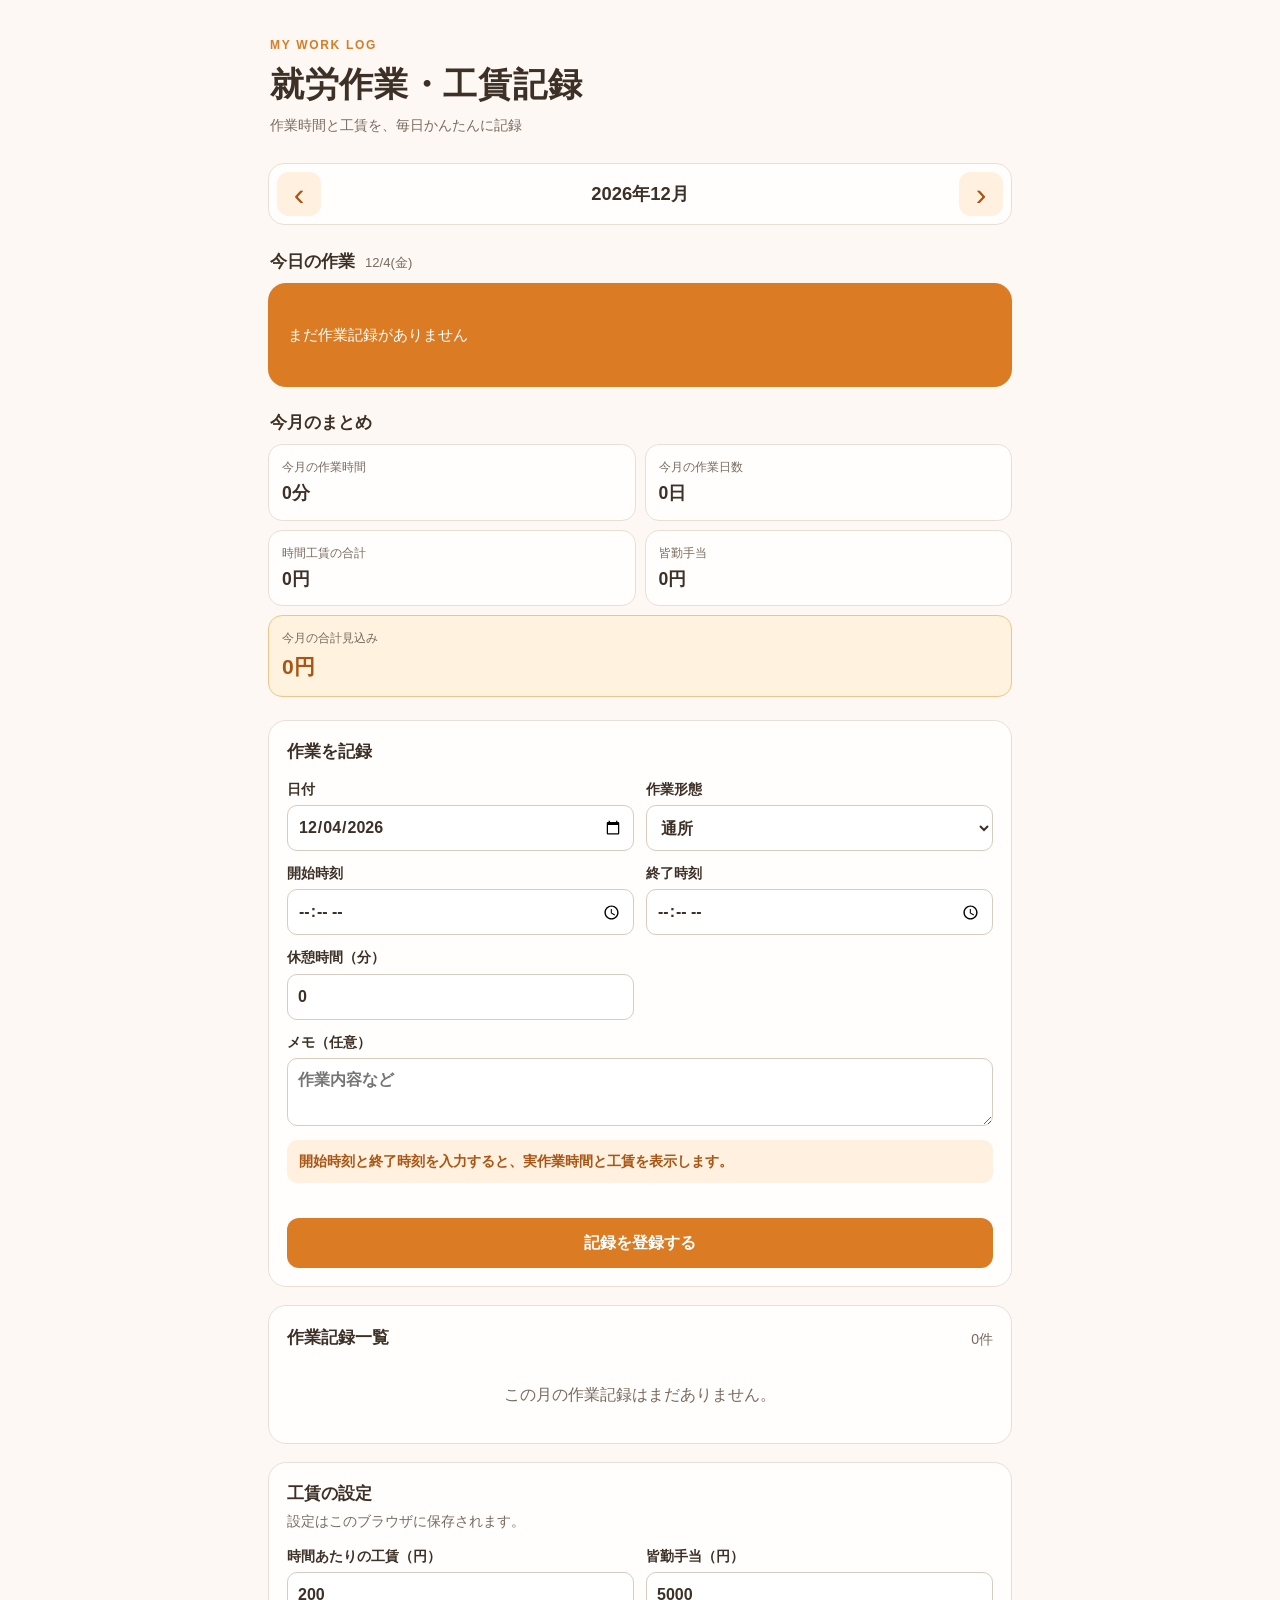
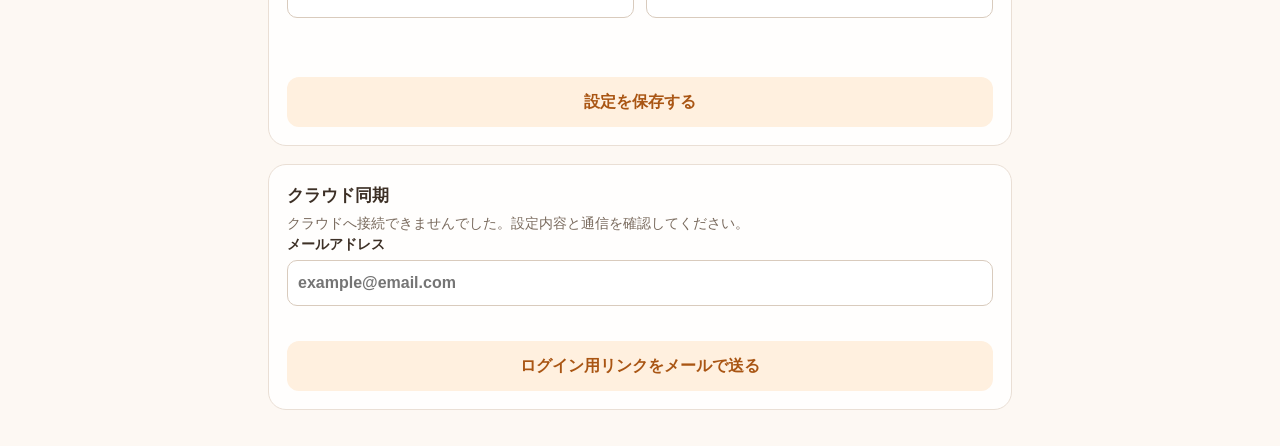
<file: index.html>
<!doctype html>
<html lang="ja">
  <head>
    <meta charset="UTF-8" />
    <meta name="viewport" content="width=device-width, initial-scale=1, viewport-fit=cover" />
    <meta name="theme-color" content="#f6f7f2" />
    <title>就労作業・工賃記録</title>
    <link rel="stylesheet" href="./styles.css" />
  </head>
  <body>
    <main class="app-shell">
      <header class="page-header">
        <p class="eyebrow">MY WORK LOG</p>
        <h1>就労作業・工賃記録</h1>
        <p class="subtle">作業時間と工賃を、毎日かんたんに記録</p>
      </header>

      <section class="month-nav" aria-label="表示する月を選ぶ">
        <button class="icon-button" id="previous-month" type="button" aria-label="前月">‹</button>
        <h2 id="month-title">----</h2>
        <button class="icon-button" id="next-month" type="button" aria-label="次月">›</button>
      </section>

      <section class="summary-section" aria-labelledby="today-heading">
        <div class="section-heading"><h2 id="today-heading">今日の作業</h2><span id="today-date"></span></div>
        <div class="today-card" id="today-summary"></div>
      </section>

      <section class="summary-section" aria-labelledby="month-heading">
        <div class="section-heading"><h2 id="month-heading">今月のまとめ</h2></div>
        <div class="stat-grid" id="month-summary"></div>
      </section>

      <section class="panel" aria-labelledby="form-heading">
        <div class="panel-title-row">
          <h2 id="form-heading">作業を記録</h2>
          <button class="text-button hidden" id="cancel-edit" type="button">編集をやめる</button>
        </div>
        <form id="record-form" novalidate>
          <div class="form-grid">
            <label>日付<input id="record-date" name="date" type="date" required /></label>
            <label>作業形態
              <select id="record-type" name="type" required>
                <option value="通所">通所</option><option value="在宅">在宅</option>
              </select>
            </label>
            <label>開始時刻<input id="start-time" name="startTime" type="time" required /></label>
            <label>終了時刻<input id="end-time" name="endTime" type="time" required /></label>
            <label>休憩時間（分）<input id="break-minutes" name="breakMinutes" type="number" inputmode="numeric" min="0" step="1" value="0" required /></label>
          </div>
          <label class="full-width">メモ（任意）<textarea id="record-memo" name="memo" rows="2" placeholder="作業内容など"></textarea></label>
          <div class="calculation-preview" id="calculation-preview">開始時刻と終了時刻を入力すると、実作業時間と工賃を表示します。</div>
          <p class="form-error" id="form-error" role="alert"></p>
          <button class="primary-button" id="save-record" type="submit">記録を登録する</button>
        </form>
      </section>

      <section class="panel" aria-labelledby="records-heading">
        <div class="panel-title-row"><h2 id="records-heading">作業記録一覧</h2><span class="subtle" id="record-count"></span></div>
        <div id="record-list" class="record-list"></div>
      </section>

      <section class="panel settings-panel" aria-labelledby="settings-heading">
        <h2 id="settings-heading">工賃の設定</h2>
        <p class="subtle">設定はこのブラウザに保存されます。</p>
        <form id="settings-form" class="settings-form" novalidate>
          <label>時間あたりの工賃（円）<input id="hourly-wage" name="hourlyWage" type="number" inputmode="numeric" min="0" step="1" required /></label>
          <label>皆勤手当（円）<input id="attendance-allowance" name="attendanceAllowance" type="number" inputmode="numeric" min="0" step="1" required /></label>
          <p class="form-error" id="settings-error" role="alert"></p>
          <button class="secondary-button" type="submit">設定を保存する</button>
        </form>
      </section>

      <section class="panel cloud-panel" aria-labelledby="cloud-heading">
        <h2 id="cloud-heading">クラウド同期</h2>
        <p class="subtle" id="cloud-status">クラウド同期はまだ設定されていません。</p>
        <form id="cloud-login-form" class="cloud-login-form hidden" novalidate>
          <label>メールアドレス<input id="cloud-email" type="email" inputmode="email" autocomplete="email" placeholder="example@email.com" required /></label>
          <p class="form-error" id="cloud-error" role="alert"></p>
          <button class="secondary-button" type="submit">ログイン用リンクをメールで送る</button>
        </form>
        <button class="text-button hidden" id="cloud-sign-out" type="button">クラウドからログアウト</button>
      </section>
    </main>
    <template id="record-template">
      <article class="record-card">
        <div class="record-main"><div class="record-top"><strong class="record-date"></strong><span class="type-badge"></span></div><p class="record-time"></p><p class="record-memo hidden"></p></div>
        <div class="record-amount"><strong class="record-duration"></strong><span class="record-wage"></span></div>
        <div class="record-actions"><button class="edit-button" type="button">編集</button><button class="delete-button" type="button">削除</button></div>
      </article>
    </template>
    <script src="./cloud-config.js"></script>
    <script type="module" src="./app.js"></script>
  </body>
</html>
</file>
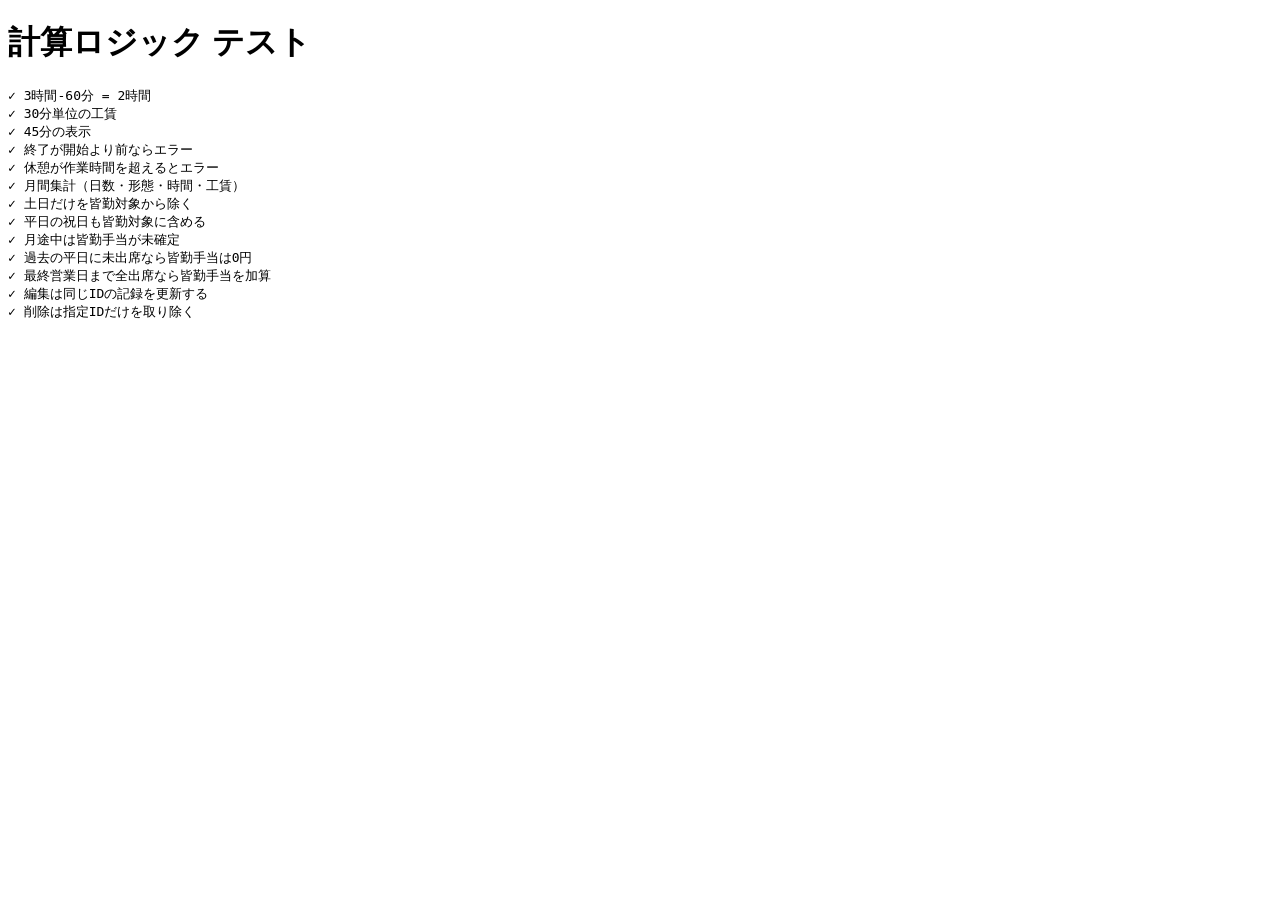
<file: tests.html>
<!doctype html><html lang="ja"><meta charset="utf-8"><title>計算ロジック テスト</title><body><h1>計算ロジック テスト</h1><pre id="output"></pre><script type="module">
import { businessDaysInMonth, calculateWorkMinutes, calculateWage, formatDuration, getAttendanceAllowance, getMonthlySummary, removeRecord, upsertRecord } from './logic.js';
const cases = []; const test = (name, actual, expected) => cases.push({ name, passed: JSON.stringify(actual) === JSON.stringify(expected), actual, expected });
test('3時間-60分 = 2時間', calculateWorkMinutes('13:00','16:00',60), { valid:true, minutes:120 });
test('30分単位の工賃', calculateWage(150,200), 500);
test('45分の表示', formatDuration(45), '45分');
test('終了が開始より前ならエラー', calculateWorkMinutes('16:00','13:00',0).valid, false);
test('休憩が作業時間を超えるとエラー', calculateWorkMinutes('13:00','14:00',61).valid, false);
const summary = getMonthlySummary([{date:'2026-09-01',type:'通所',workMinutes:120},{date:'2026-09-01',type:'在宅',workMinutes:30},{date:'2026-09-02',type:'在宅',workMinutes:60}], {hourlyWage:200,attendanceAllowance:5000}, '2026-09', '2026-09-02');
test('月間集計（日数・形態・時間・工賃）', {days:summary.workDays, attendance:summary.attendanceDays, remote:summary.remoteDays, minutes:summary.workMinutes, hourly:summary.hourlyWageTotal, total:summary.totalEstimatedWage}, {days:2, attendance:1, remote:2, minutes:210, hourly:700, total:null});
test('土日だけを皆勤対象から除く', businessDaysInMonth('2026-09').includes('2026-09-05'), false);
test('平日の祝日も皆勤対象に含める', businessDaysInMonth('2026-09').includes('2026-09-21'), true);
test('月途中は皆勤手当が未確定', getAttendanceAllowance([{date:'2026-09-01'}], {attendanceAllowance:5000}, '2026-09', '2026-09-01').status, 'pending');
test('過去の平日に未出席なら皆勤手当は0円', getAttendanceAllowance([{date:'2026-09-01'}], {attendanceAllowance:5000}, '2026-09', '2026-09-03').amount, 0);
const septemberBusinessDays = businessDaysInMonth('2026-09').map((date) => ({ date }));
test('最終営業日まで全出席なら皆勤手当を加算', getAttendanceAllowance(septemberBusinessDays, {attendanceAllowance:5000}, '2026-09', '2026-09-30'), {status:'earned', amount:5000, businessDays:businessDaysInMonth('2026-09'), missedDays:[], lastBusinessDay:'2026-09-30'});
const first = { id:'first', date:'2026-09-01', workMinutes:60 }; const changed = { ...first, workMinutes:90 };
test('編集は同じIDの記録を更新する', upsertRecord([first], changed), [changed]);
test('削除は指定IDだけを取り除く', removeRecord([first, {id:'second'}], 'first'), [{id:'second'}]);
document.querySelector('#output').textContent = cases.map(x => `${x.passed ? '✓' : '✗'} ${x.name}${x.passed ? '' : `\n  実際: ${JSON.stringify(x.actual)} / 期待: ${JSON.stringify(x.expected)}`}`).join('\n');
if (cases.some(x => !x.passed)) throw new Error('テスト失敗');
</script></html>
</file>
<file: styles.css>
:root { color-scheme: light; --ink:#3d3026; --muted:#796a5d; --line:#eadfd5; --paper:#fffefd; --peach:#fff0df; --orange:#db7b24; --orange-dark:#a95513; --bg:#fdf8f3; font-family: -apple-system, BlinkMacSystemFont, "Hiragino Sans", "Yu Gothic", sans-serif; }
* { box-sizing:border-box; } body { margin:0; background:var(--bg); color:var(--ink); line-height:1.5; } button, input, select, textarea { font:inherit; } button { cursor:pointer; } .app-shell { max-width:780px; margin:0 auto; padding:32px 18px calc(36px + env(safe-area-inset-bottom)); } .page-header { margin:4px 2px 26px; } .eyebrow { color:var(--orange); font-size:.75rem; letter-spacing:.14em; font-weight:800; margin:0 0 5px; } h1 { font-size:clamp(1.65rem, 6vw, 2.15rem); margin:0; letter-spacing:.02em; } h2 { font-size:1.05rem; margin:0; } .subtle { color:var(--muted); font-size:.88rem; margin:.3rem 0 0; } .month-nav { display:flex; align-items:center; justify-content:space-between; background:var(--paper); border:1px solid var(--line); border-radius:16px; padding:8px; margin-bottom:24px; } .month-nav h2 { font-size:1.15rem; } .icon-button { width:44px; height:44px; border:0; border-radius:12px; background:var(--peach); color:var(--orange-dark); font-size:2rem; line-height:1; } .summary-section { margin-bottom:23px; } .section-heading { display:flex; align-items:baseline; gap:10px; margin:0 2px 9px; } .section-heading span { font-size:.82rem; color:var(--muted); } .today-card { background:var(--orange); border-radius:18px; color:#fff; min-height:104px; padding:18px 20px; display:flex; align-items:center; } .today-card > div { width:50%; display:grid; gap:5px; } .today-card > div + div { border-left:1px solid rgba(255,255,255,.35); padding-left:20px; } .today-card span { font-size:.83rem; opacity:.85; } .today-card strong { font-size:1.42rem; } .today-card p { margin:0; font-size:.96rem; } .stat-grid { display:grid; grid-template-columns:repeat(2, 1fr); gap:9px; } .stat-card { background:var(--paper); border:1px solid var(--line); border-radius:14px; padding:13px; display:grid; gap:4px; min-height:76px; } .stat-card span { color:var(--muted); font-size:.76rem; } .stat-card strong { font-size:1.1rem; } .total-stat { grid-column:span 2; background:#fff2df; border-color:#f3c489; } .total-stat strong { color:var(--orange-dark); font-size:1.32rem; } .panel { background:var(--paper); border:1px solid var(--line); border-radius:18px; padding:18px; margin-top:18px; } .panel-title-row { display:flex; justify-content:space-between; align-items:center; margin-bottom:15px; } .form-grid { display:grid; grid-template-columns:repeat(2, 1fr); gap:12px; } label { color:var(--ink); font-weight:700; font-size:.88rem; display:grid; gap:5px; } input, select, textarea { width:100%; min-height:46px; border:1px solid #d9cbbd; border-radius:10px; background:#fff; padding:9px 10px; color:var(--ink); font-size:16px; } textarea { resize:vertical; } .full-width { margin-top:12px; } .calculation-preview { margin:14px 0 0; background:var(--peach); border-radius:10px; padding:11px 12px; color:var(--orange-dark); font-size:.9rem; font-weight:700; } .form-error { min-height:1.2em; margin:8px 0 0; color:#b23535; font-size:.88rem; font-weight:700; } .primary-button, .secondary-button { width:100%; min-height:50px; border-radius:12px; border:0; font-weight:800; margin-top:10px; } .primary-button { background:var(--orange); color:#fff; } .secondary-button { background:var(--peach); color:var(--orange-dark); } .text-button, .edit-button, .delete-button { border:0; background:transparent; min-height:38px; color:var(--orange-dark); font-weight:800; } .hidden { display:none !important; } .record-list { display:grid; gap:10px; } .record-card { border:1px solid var(--line); border-radius:13px; padding:13px; display:grid; grid-template-columns:1fr auto; gap:8px; } .record-top { display:flex; align-items:center; gap:7px; } .type-badge { background:var(--peach); color:var(--orange-dark); padding:2px 8px; border-radius:999px; font-size:.75rem; font-weight:800; } .record-time, .record-memo { margin:5px 0 0; color:var(--muted); font-size:.84rem; } .record-memo { overflow-wrap:anywhere; } .record-amount { text-align:right; display:grid; align-content:start; gap:2px; } .record-amount strong { color:var(--orange-dark); font-size:1rem; } .record-wage { font-size:.82rem; } .record-actions { grid-column:1 / -1; border-top:1px solid var(--line); display:flex; justify-content:flex-end; gap:12px; } .delete-button { color:#a54141; } .empty-state { color:var(--muted); text-align:center; padding:18px 5px; margin:0; } .settings-panel { margin-bottom:10px; } .settings-form { display:grid; grid-template-columns:1fr 1fr; gap:12px; margin-top:14px; } .settings-form .form-error, .settings-form button { grid-column:1 / -1; }
@media (max-width:440px) { .app-shell { padding:22px 14px calc(28px + env(safe-area-inset-bottom)); } .panel { padding:15px; } .record-card { grid-template-columns:1fr; } .record-amount { text-align:left; grid-template-columns:auto auto; gap:8px; align-items:baseline; } .settings-form { grid-template-columns:1fr; } }
</file>
